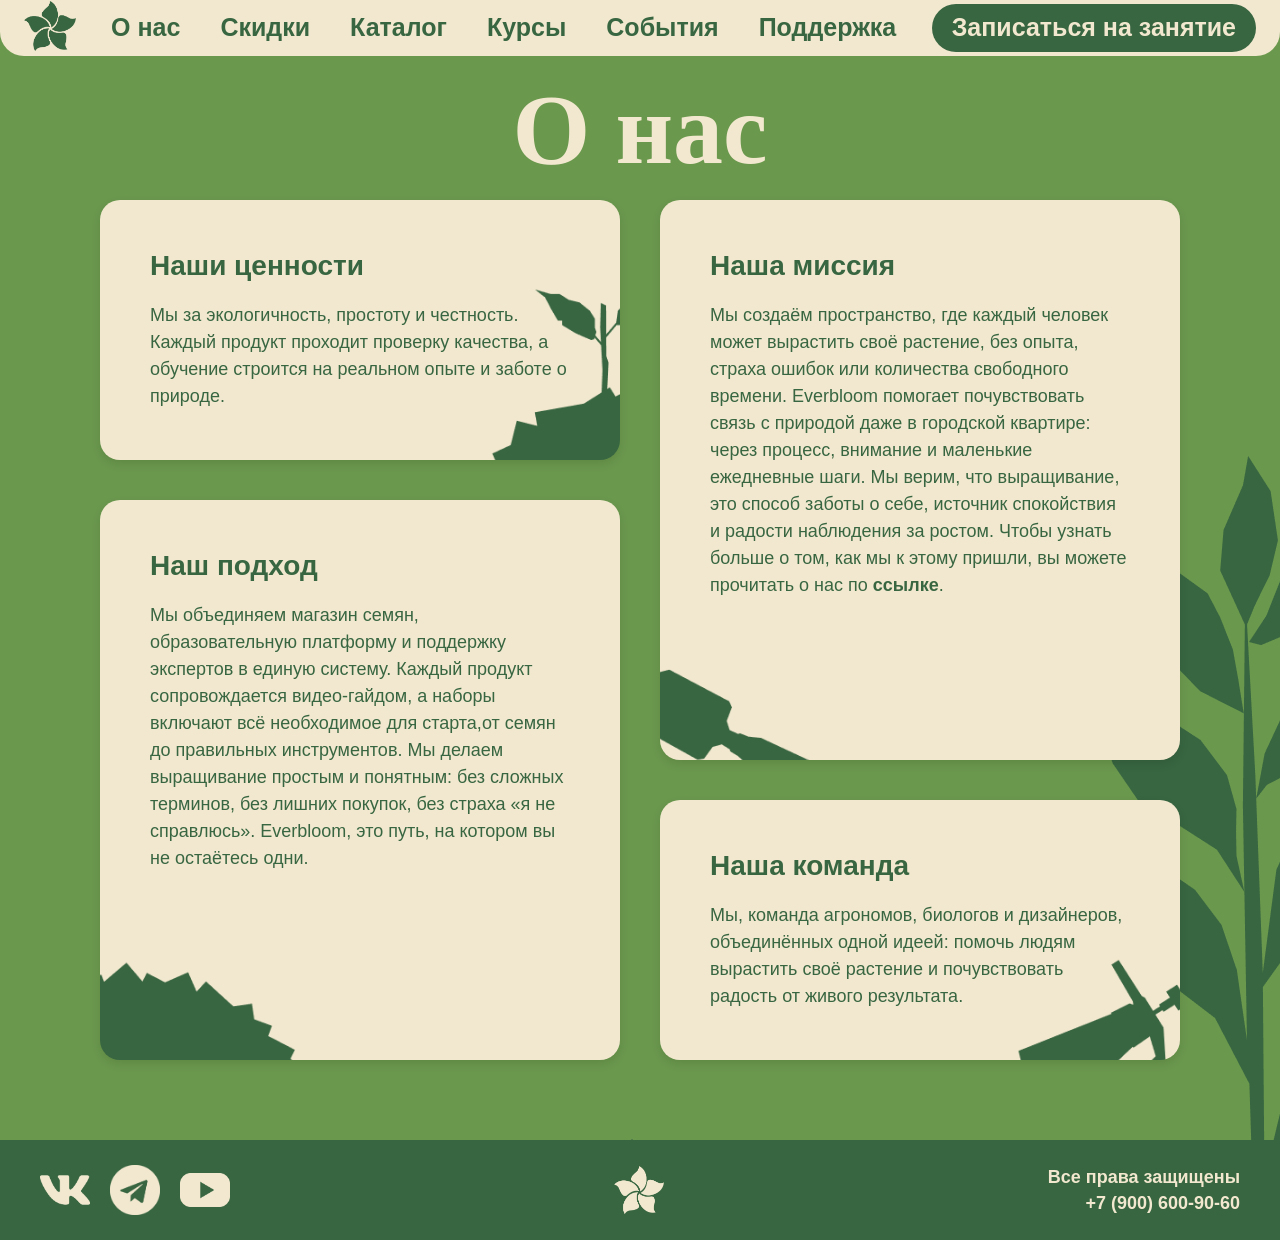
<file: Главная/aboutUs.html>
<!DOCTYPE html>
<html lang="en">

<head>
  <meta charset="UTF-8">
  <meta name="viewport" content="width=device-width, initial-scale=1.0">
  <title>Document</title>
  <title>О нас — Everbloom</title>
  <link rel="stylesheet" href="../styles/aboutUs.css">
</head>

<body>

  <header class="navbar">
    <a class="logo" href="../index.html">
      <img src="../assets/images/логозел.png" alt="">
    </a>
    <nav class="nav-links">
      <a href="aboutUs.html" class="text-main darkgreen">О нас</a>
      <a href="sales.html" class=" text-main darkgreen">Скидки</a>
      <a href="pushares.html" class=" text-main darkgreen">Каталог</a>
      <a href="cursi.html" class=" text-main darkgreen">Курсы</a>
      <a href="events.html" class=" text-main darkgreen">События</a>
      <a href="#" class=" text-main darkgreen">Поддержка</a>
    </nav>
    <a class="nav-button text-main" href='404.html'>
      Записаться на занятие
    </a>
  </header>

  <section class="about-main">
    <h1 class="text-green-serif white">О нас</h1>

    <div class="about-grid">
      <div class="about-card card-values">
        <h2>Наши ценности</h2>
        <p>Мы за экологичность, простоту
          и честность. Каждый продукт проходит проверку качества,
          а обучение строится на реальном опыте и заботе о природе.</p>
      </div>

      <div class="about-card card-mission">
        <h2>Наша миссия</h2>
        <p>Мы создаём пространство,
          где каждый человек может вырастить своё растение, без опыта, страха ошибок или количества свободного времени.
          Everbloom помогает почувствовать связь
          с природой даже в городской квартире: через процесс, внимание
          и маленькие ежедневные шаги.
          Мы верим, что выращивание,
          это способ заботы о себе, источник спокойствия и радости наблюдения за ростом. Чтобы узнать больше
          о том, как мы к этому пришли, вы можете прочитать о нас по <a href="https://sevakurenkov.github.io/site3modul/" class="darkgreen"><b>ссылке</b></a>.</p>
      </div>

      <div class="about-card card-approach">
        <h2>Наш подход</h2>
        <p>Мы объединяем магазин семян, образовательную платформу
          и поддержку экспертов в единую систему. Каждый продукт сопровождается видео‑гайдом,
          а наборы включают всё необходимое для старта,от семян до правильных инструментов. Мы делаем выращивание
          простым и понятным: без сложных терминов, без лишних покупок, без страха
          «я не справлюсь». Everbloom, это путь, на котором вы не остаётесь одни.</p>
      </div>

      <div class="about-card card-team">
        <h2>Наша команда</h2>
        <p>Мы, команда агрономов, биологов
          и дизайнеров, объединённых одной идеей: помочь людям вырастить своё растение и почувствовать радость от живого
          результата.</p>
      </div>
    </div>
  </section>



    <footer class="footer-section">
        <div class="footer-left">
            <img src="../assets/images/vk 1.png" alt="" class="footer-icon">
            <img src="../assets/images/telegram (1) 1.png" alt="" class="footer-icon">
            <img src="../assets/images/youtube.png" alt="" class="footer-icon">
        </div>

        <div class="footer-center">
            <img src="../assets/images/логобел.png" alt="" class="footer-logo">
        </div>

        <div class="footer-right">
            <p class="footer-text">Все права защищены</p>
            <p class="footer-phone">+7 (900) 600-90-60</p>
        </div>
    </footer>

</body>

</html>
</file>
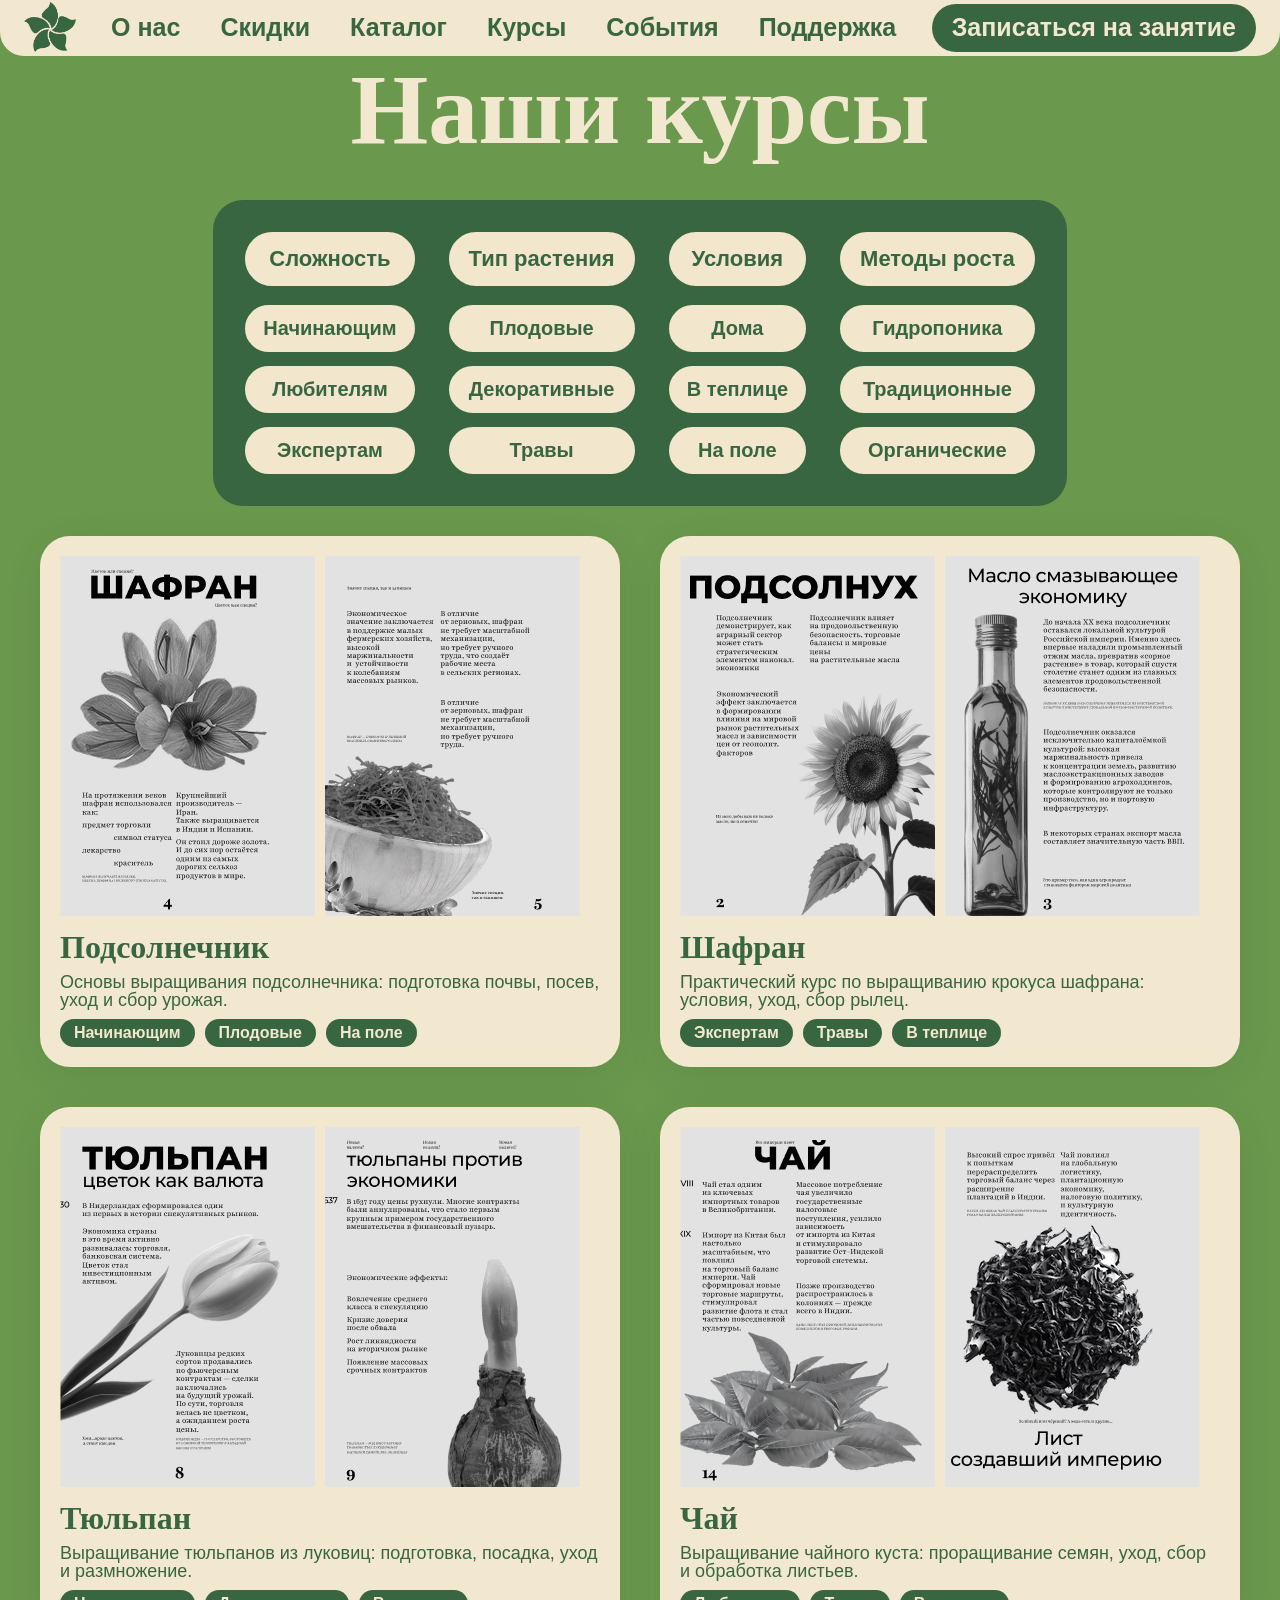
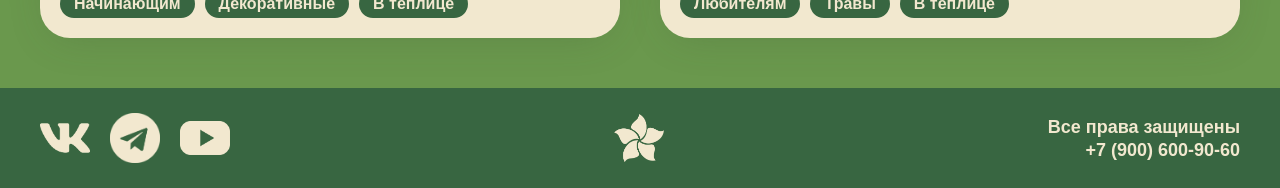
<file: Главная/cursi.html>
<!DOCTYPE html>
<html lang="en">

<head>
  <meta charset="UTF-8">
  <meta name="viewport" content="width=device-width, initial-scale=1.0">
  <title>Document</title>
  <title>Наши курсы — Everbloom</title>
  <link rel="stylesheet" href="/styles/reset.css">
  <link rel="stylesheet" href="../styles/cursi.css">
</head>

<body>

  <header class="navbar">
    <a class="logo" href="../index.html">
      <img src="../assets/images/логозел.png" alt="">
    </a>
    <nav class="nav-links">
      <a href="aboutUs.html" class="text-main darkgreen">О нас</a>
      <a href="sales.html" class=" text-main darkgreen">Скидки</a>
      <a href="pushares.html" class=" text-main darkgreen">Каталог</a>
      <a href="cursi.html" class=" text-main darkgreen">Курсы</a>
      <a href="events.html" class=" text-main darkgreen">События</a>
      <a href="#" class=" text-main darkgreen">Поддержка</a>
    </nav>
    <a class="nav-button text-main" href='404.html'>
      Записаться на занятие
    </a>
  </header>

  <section class="courses-header">
    <h1 class="text-green-serif white">Наши курсы</h1>
  </section>
<div class="allcourses">
  <section class="courses-filter">
    <div class="filter-row">
      <div class="filter-group">
        <button class="filter-main">Сложность</button>
        <div class="filter-sub">
          <button>Начинающим</button>
          <button>Любителям</button>
          <button>Экспертам</button>
        </div>
      </div>

      <div class="filter-group">
        <button class="filter-main">Тип растения</button>
        <div class="filter-sub">
          <button>Плодовые</button>
          <button>Декоративные</button>
          <button>Травы</button>
        </div>
      </div>

      <div class="filter-group">
        <button class="filter-main">Условия</button>
        <div class="filter-sub">
          <button>Дома</button>
          <button>В теплице</button>
          <button>На поле</button>
        </div>
      </div>

      <div class="filter-group">
        <button class="filter-main">Методы роста</button>
        <div class="filter-sub">
          <button>Гидропоника</button>
          <button>Традиционные</button>
          <button>Органические</button>
        </div>
      </div>
    </div>
  </section>

  <section class="courses-grid">

    <div class="course-card">
      <div class="course-image">
        <img src="../assets/images/Frame 2087328070.png" alt="">
      </div>
      <div class="course-content">
        <h2 class="course-name">Подсолнечник</h2>
        <p class="course-desc">
          Основы выращивания подсолнечника: подготовка почвы, посев, уход и сбор урожая.
        </p>
        <div class="course-tags">
          <span>Начинающим</span>
          <span>Плодовые</span>
          <span>На поле</span>
        </div>
      </div>
    </div>

    <div class="course-card">
      <div class="course-image">
        <img src="../assets/images/Frame 20873280701.png" alt="">
      </div>
      <div class="course-content">
        <h2 class="course-name">Шафран</h2>
        <p class="course-desc">
          Практический курс по выращиванию крокуса шафрана: условия, уход, сбор рылец.
        </p>
        <div class="course-tags">
          <span>Экспертам</span>
          <span>Травы</span>
          <span>В теплице</span>
        </div>
      </div>
    </div>

    <div class="course-card">
      <div class="course-image">
        <img src="../assets/images/Frame 20873280702.png" alt="">
      </div>
      <div class="course-content">
        <h2 class="course-name">Тюльпан</h2>
        <p class="course-desc">
          Выращивание тюльпанов из луковиц: подготовка, посадка, уход и размножение.
        </p>
        <div class="course-tags">
          <span>Начинающим</span>
          <span>Декоративные</span>
          <span>В теплице</span>
        </div>
      </div>
    </div>

    <div class="course-card">
      <div class="course-image">
        <img src="../assets/images/Frame 20873280703.png" alt="">
      </div>
      <div class="course-content">
        <h2 class="course-name">Чай</h2>
        <p class="course-desc">
          Выращивание чайного куста: проращивание семян, уход, сбор и обработка листьев.
        </p>
        <div class="course-tags">
          <span>Любителям</span>
          <span>Травы</span>
          <span>В теплице</span>
        </div>
      </div>
    </div>

  </section>
</div>
  <footer class="footer-section">
    <div class="footer-left">
      <img src="../assets/images/vk 1.png" alt="" class="footer-icon">
      <img src="../assets/images/telegram (1) 1.png" alt="" class="footer-icon">
      <img src="../assets/images/youtube.png" alt="" class="footer-icon">
    </div>

    <div class="footer-center">
      <img src="../assets/images/логобел.png" alt="" class="footer-logo">
    </div>

    <div class="footer-right">
      <p class="footer-text">Все права защищены</p>
      <p class="footer-phone">+7 (900) 600-90-60</p>
    </div>
  </footer>

</body>

</html>
</file>
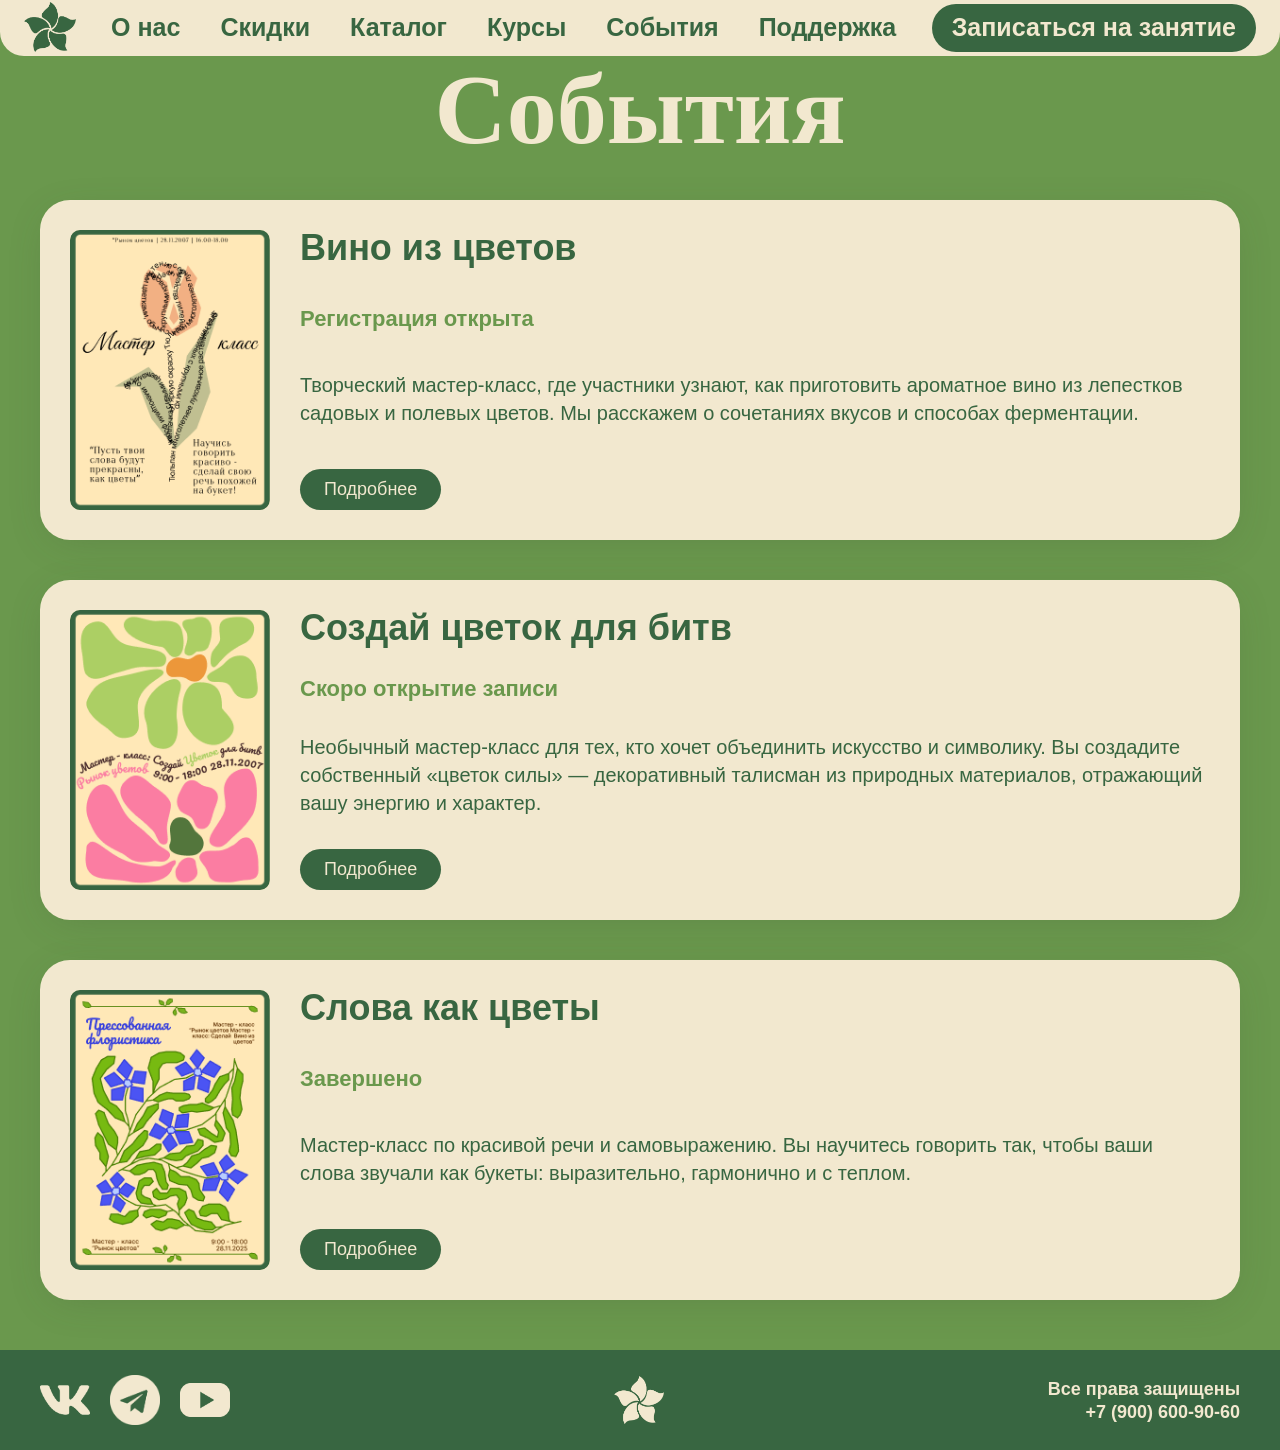
<file: Главная/events.html>
<!DOCTYPE html>
<html lang="en">

<head>
    <meta charset="UTF-8">
    <meta name="viewport" content="width=device-width, initial-scale=1.0">
    <title>Document</title>
  <title>События — Everbloom</title>
  <link rel="stylesheet" href="/styles/reset.css">
  <link rel="stylesheet" href="../styles/events.css">
</head>
<body>

<header class="navbar">
        <a class="logo" href="../index.html">
            <img src="../assets/images/логозел.png" alt="">
        </a>
        <nav class="nav-links">
            <a href="aboutUs.html" class="text-main darkgreen">О нас</a>
            <a href="sales.html" class=" text-main darkgreen">Скидки</a>
            <a href="pushares.html" class=" text-main darkgreen">Каталог</a>
            <a href="cursi.html" class=" text-main darkgreen">Курсы</a>
            <a href="events.html" class=" text-main darkgreen">События</a>
            <a href="#" class=" text-main darkgreen">Поддержка</a>
        </nav>
        <a class="nav-button text-main" href='404.html'>
            Записаться на занятие
        </a>
    </header>

  <section class="events-header">
    <h1 class="text-green-serif white">События</h1>
  </section>
<div class="eventscenter">
  <section class="events-list">
    <div class="event-card">
      <div class="event-image">
        <img src="../assets/images/Frame 2087328081.png" alt="Вино из цветов">
      </div>
      <div class="event-content">
        <h2 class="event-name">Вино из цветов</h2>
        <p class="event-status">Регистрация открыта</p>
        <p class="event-desc">
          Творческий мастер‑класс, где участники узнают, как приготовить ароматное вино из лепестков садовых и полевых цветов. Мы расскажем о сочетаниях вкусов и способах ферментации.
        </p>
        <button class="event-btn">Подробнее</button>
      </div>
    </div>

    <div class="event-card">
      <div class="event-image">
        <img src="../assets/images/Frame 2087328081-1.png" alt="">
      </div>
      <div class="event-content">
        <h2 class="event-name">Создай цветок для битв</h2>
        <p class="event-status">Скоро открытие записи</p>
        <p class="event-desc">
          Необычный мастер‑класс для тех, кто хочет объединить искусство и символику. Вы создадите собственный «цветок силы» — декоративный талисман из природных материалов, отражающий вашу энергию и характер.
        </p>
        <button class="event-btn">Подробнее</button>
      </div>
    </div>

    <div class="event-card">
      <div class="event-image">
        <img src="../assets/images/Frame 2087328081-2.png" alt="">
      </div>
      <div class="event-content">
        <h2 class="event-name">Слова как цветы</h2>
        <p class="event-status">Завершено</p>
        <p class="event-desc">
          Мастер‑класс по красивой речи и самовыражению. Вы научитесь говорить так, чтобы ваши слова звучали как букеты: выразительно, гармонично и с теплом.
        </p>
        <button class="event-btn">Подробнее</button>
      </div>
    </div>
  </section>
</div>
      <footer class="footer-section">
        <div class="footer-left">
            <img src="../assets/images/vk 1.png" alt="" class="footer-icon">
            <img src="../assets/images/telegram (1) 1.png" alt="" class="footer-icon">
            <img src="../assets/images/youtube.png" alt="" class="footer-icon">
        </div>

        <div class="footer-center">
            <img src="../assets/images/логобел.png" alt="" class="footer-logo">
        </div>

        <div class="footer-right">
            <p class="footer-text">Все права защищены</p>
            <p class="footer-phone">+7 (900) 600-90-60</p>
        </div>
    </footer>

</body>
</html>
</file>
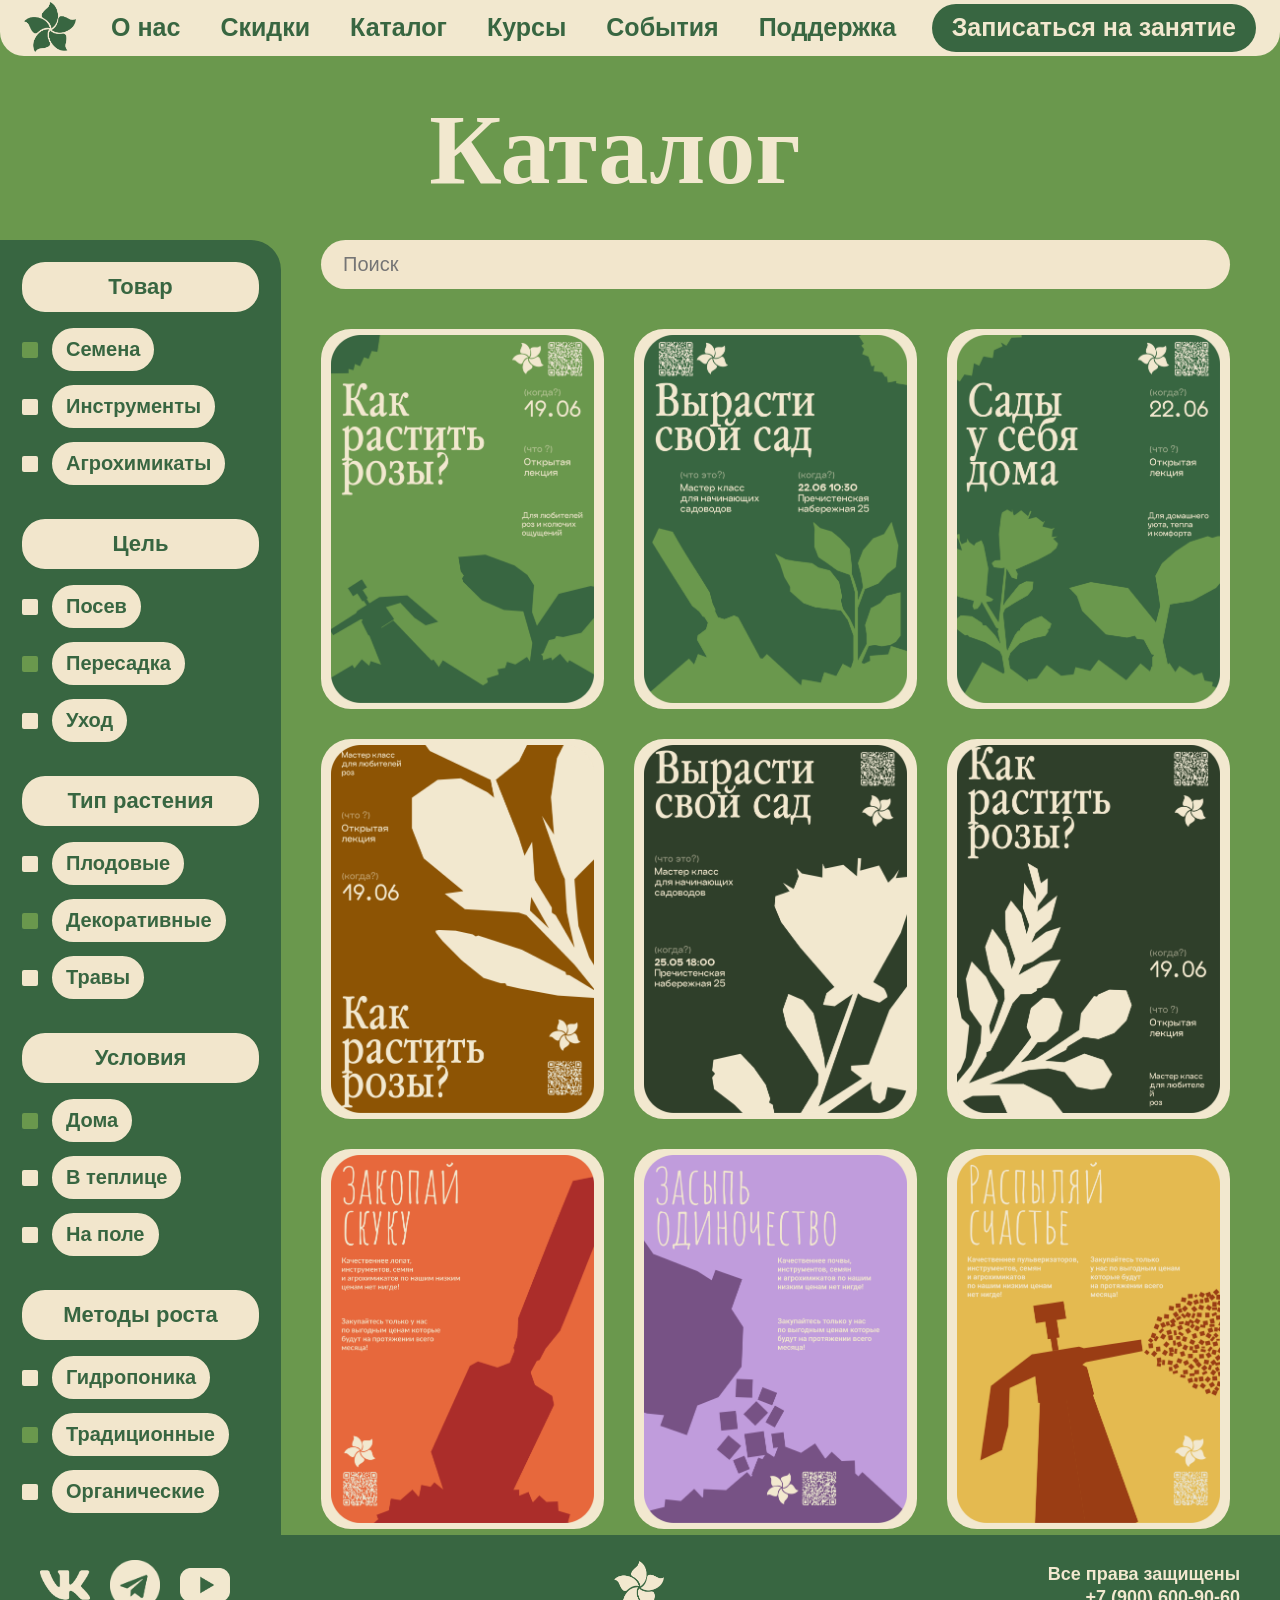
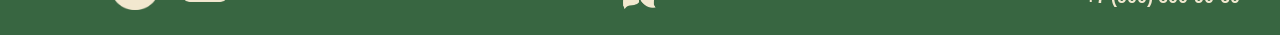
<file: Главная/pushares.html>
<!DOCTYPE html>
<html lang="en">

<head>
    <meta charset="UTF-8">
    <meta name="viewport" content="width=device-width, initial-scale=1.0">
    <title>Document</title>
  <title>Каталог — Everbloom</title>
  <link rel="stylesheet" href="/styles/reset.css">
  <link rel="stylesheet" href="../styles/pushares.css">
</head>
<body>

<header class="navbar">
        <a class="logo" href="../index.html">
            <img src="../assets/images/логозел.png" alt="">
        </a>
        <nav class="nav-links">
            <a href="aboutUs.html" class="text-main darkgreen">О нас</a>
            <a href="sales.html" class=" text-main darkgreen">Скидки</a>
            <a href="pushares.html" class=" text-main darkgreen">Каталог</a>
            <a href="cursi.html" class=" text-main darkgreen">Курсы</a>
            <a href="events.html" class=" text-main darkgreen">События</a>
            <a href="#" class=" text-main darkgreen">Поддержка</a>
        </nav>
        <a class="nav-button text-main" href='404.html'>
            Записаться на занятие
        </a>
    </header>

  <!-- Каталог -->
  <section class="catalog-page">
    <h1 class="text-green-serif white">Каталог</h1>

    <div class="catalog-content">
      <!-- Левая панель -->
      <aside class="catalog-sidebar">
  <div class="filter-group">
    <button class="filter-main">Товар</button>
    <div class="filter-sub">
      <div class="filter-item"><span class="filter-dot active"></span><button>Семена</button></div>
      <div class="filter-item"><span class="filter-dot"></span><button>Инструменты</button></div>
      <div class="filter-item"><span class="filter-dot"></span><button>Агрохимикаты</button></div>
    </div>
  </div>

  <div class="filter-group">
    <button class="filter-main">Цель</button>
    <div class="filter-sub">
      <div class="filter-item"><span class="filter-dot"></span><button>Посев</button></div>
      <div class="filter-item"><span class="filter-dot active"></span><button>Пересадка</button></div>
      <div class="filter-item"><span class="filter-dot"></span><button>Уход</button></div>
    </div>
  </div>

  <div class="filter-group">
    <button class="filter-main">Тип растения</button>
    <div class="filter-sub">
      <div class="filter-item"><span class="filter-dot"></span><button>Плодовые</button></div>
      <div class="filter-item"><span class="filter-dot active"></span><button>Декоративные</button></div>
      <div class="filter-item"><span class="filter-dot"></span><button>Травы</button></div>
    </div>
  </div>

  <div class="filter-group">
    <button class="filter-main">Условия</button>
    <div class="filter-sub">
      <div class="filter-item"><span class="filter-dot active"></span><button>Дома</button></div>
      <div class="filter-item"><span class="filter-dot"></span><button>В теплице</button></div>
      <div class="filter-item"><span class="filter-dot"></span><button>На поле</button></div>
    </div>
  </div>

  <div class="filter-group">
    <button class="filter-main">Методы роста</button>
    <div class="filter-sub">
      <div class="filter-item"><span class="filter-dot"></span><button>Гидропоника</button></div>
      <div class="filter-item"><span class="filter-dot active"></span><button>Традиционные</button></div>
      <div class="filter-item"><span class="filter-dot"></span><button>Органические</button></div>
    </div>
  </div>
</aside>


      <!-- Правая часть -->
      <div class="catalog-main">
        <div class="search-bar">
          <input type="text" placeholder="Поиск" class="search-input" data-js="search">
        </div>

        <div class="catalog-grid">
          <div class="catalog-card" data-js="card"><img src="../assets/images/1.1.png" alt=""></div>
          <div class="catalog-card" data-js="card"><img src="../assets/images/1.2.png" alt=""></div>
          <div class="catalog-card" data-js="card"><img src="../assets/images/1.3.png" alt=""></div>
          <div class="catalog-card" data-js="card"><img src="../assets/images/2.1.png" alt=""></div>
          <div class="catalog-card" data-js="card"><img src="../assets/images/2.2.png" alt=""></div>
          <div class="catalog-card" data-js="card"><img src="../assets/images/2.3.png" alt=""></div>
          <div class="catalog-card" data-js="card"><img src="../assets/images/3.1.png" alt=""></div>
          <div class="catalog-card" data-js="card"><img src="../assets/images/3.2.png" alt=""></div>
          <div class="catalog-card" data-js="card"><img src="../assets/images/3.3.png" alt=""></div>
        </div>
      </div>
    </div>
  </section>

      <footer class="footer-section">
        <div class="footer-left">
            <img src="../assets/images/vk 1.png" alt="" class="footer-icon">
            <img src="../assets/images/telegram (1) 1.png" alt="" class="footer-icon">
            <img src="../assets/images/youtube.png" alt="" class="footer-icon">
        </div>

        <div class="footer-center">
            <img src="../assets/images/логобел.png" alt="" class="footer-logo">
        </div>

        <div class="footer-right">
            <p class="footer-text">Все права защищены</p>
            <p class="footer-phone">+7 (900) 600-90-60</p>
        </div>
    </footer>

</body>
</html>
</file>
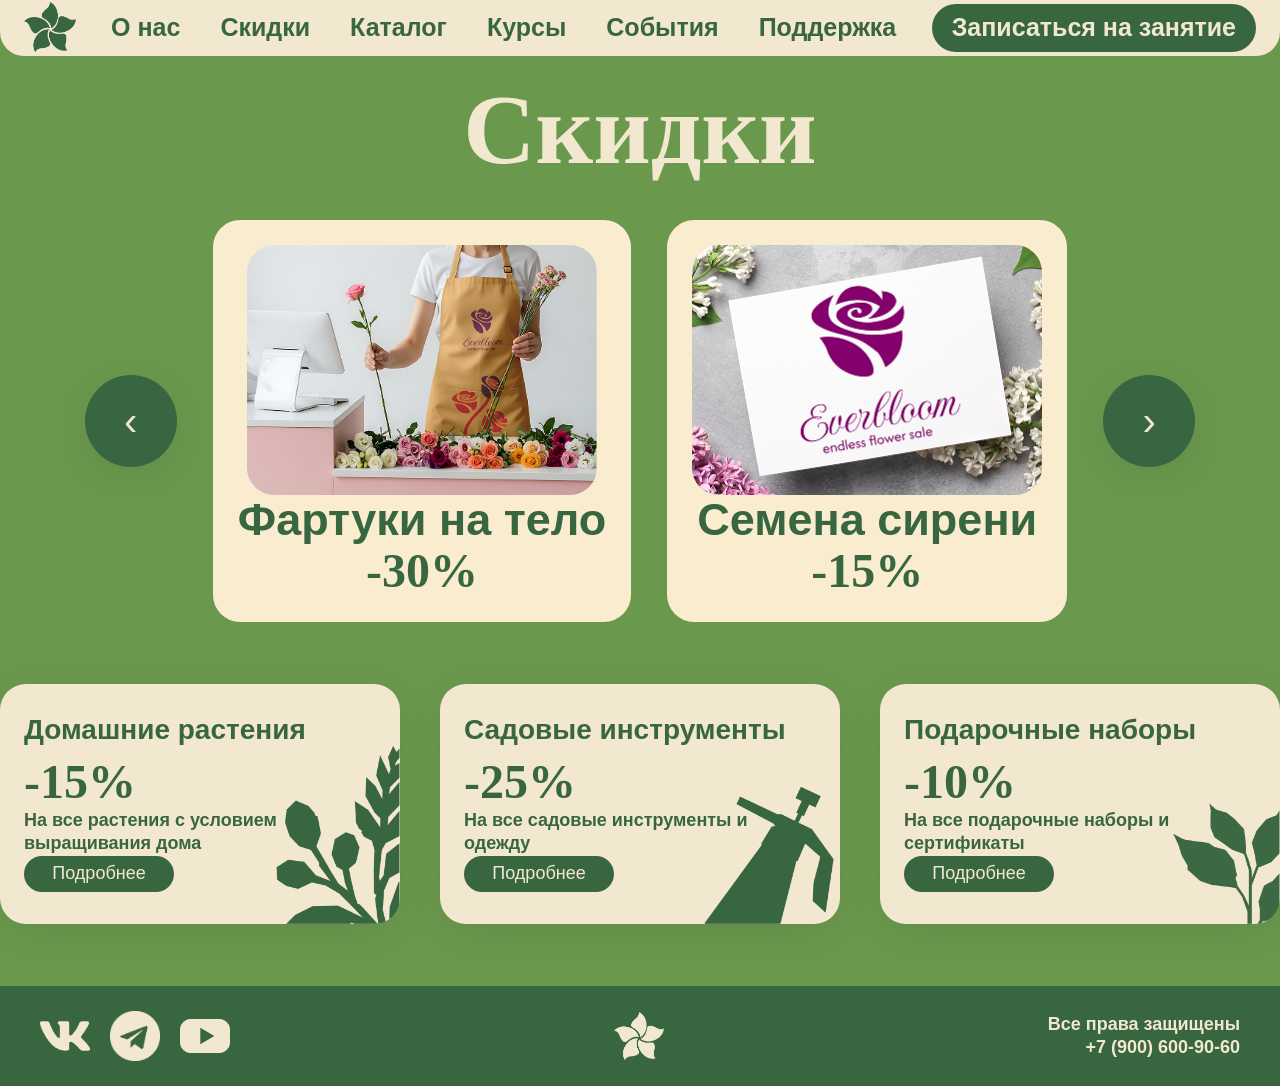
<file: Главная/sales.html>
<!DOCTYPE html>
<html lang="en">

<head>
    <meta charset="UTF-8">
    <meta name="viewport" content="width=device-width, initial-scale=1.0">
    <title>Document</title>
  <title>Скидки — Everbloom</title>
  <link rel="stylesheet" href="/styles/reset.css">
  <link rel="stylesheet" href="../styles/sales.css">
</head>
<body>

<header class="navbar">
        <a class="logo" href="../index.html">
            <img src="../assets/images/логозел.png" alt="">
        </a>
        <nav class="nav-links">
            <a href="aboutUs.html" class="text-main darkgreen">О нас</a>
            <a href="sales.html" class=" text-main darkgreen">Скидки</a>
            <a href="pushares.html" class=" text-main darkgreen">Каталог</a>
            <a href="cursi.html" class=" text-main darkgreen">Курсы</a>
            <a href="events.html" class=" text-main darkgreen">События</a>
            <a href="#" class=" text-main darkgreen">Поддержка</a>
        </nav>
        <a class="nav-button text-main" href='404.html'>
            Записаться на занятие
        </a>
    </header>

<section class="sales-hero">
  <h1 class="text-green-serif white">Скидки</h1>
</section>
<div class="salesall">
<section class="sales-top">
  <button class="arrow left" data-js="arrow-left">‹</button>

  <div class="top-card">
    <img src="../assets/images/66ced413-3f8d-4fa1-8c78-4132c5e4e710 2.png" class="top-img" alt="">
    <h2>Фартуки на тело</h2>
    <p class="percent">-30%</p>
  </div>

  <div class="top-card">
    <img src="../assets/images/DSC_1319 2.png" class="top-img" alt="">
    <h2>Семена сирени</h2>
    <p class="percent">-15%</p>
  </div>

  <button class="arrow right" data-js="arrow-right">›</button>
</section>


<section class="sales-grid">
  <div class="grid-card card-home">
    <h2>Домашние растения</h2>
    <p class="percent">-15%</p>
    <p class="desc">На все растения с условием выращивания дома</p>
    <button class="round-btn">Подробнее</button>
  </div>

  <div class="grid-card card-tools">
    <h2>Садовые инструменты</h2>
    <p class="percent">-25%</p>
    <p class="desc">На все садовые инструменты и одежду</p>
    <button class="round-btn">Подробнее</button>
  </div>

  <div class="grid-card card-gifts">
    <h2>Подарочные наборы</h2>
    <p class="percent">-10%</p>
    <p class="desc">На все подарочные наборы и сертификаты</p>
    <button class="round-btn">Подробнее</button>
  </div>
</section>


      <footer class="footer-section">
        <div class="footer-left">
            <img src="../assets/images/vk 1.png" alt="" class="footer-icon">
            <img src="../assets/images/telegram (1) 1.png" alt="" class="footer-icon">
            <img src="../assets/images/youtube.png" alt="" class="footer-icon">
        </div>

        <div class="footer-center">
            <img src="../assets/images/логобел.png" alt="" class="footer-logo">
        </div>

        <div class="footer-right">
            <p class="footer-text">Все права защищены</p>
            <p class="footer-phone">+7 (900) 600-90-60</p>
        </div>
    </footer> 
</div>
</body>
</html>
</file>
<file: styles/aboutUs.css>
@import url("../styles/aboutUs.css");

* {
  margin: 0;
  box-sizing: border-box;
  border: none;
  text-decoration: none;
}
body {
  font-family: 'Inter', sans-serif;
  background-color: #6A984D;
  color: #386641;
  overflow-x: hidden;
}
.about-main {
  display: flex;
  flex-direction: column;
  align-items: center;
  padding: 80px 100px;
  gap: 20px;
  background-image: url('../assets/images/Онас.png');
  background-size: cover;
  background-position: center;
}

.about-main h1 {
  font-family: "Source Serif Pro", serif;
  font-weight: 600;
  font-size: 100px;
  line-height: 100%;
  color: #F2E8CF;
}

.about-grid {
  display: grid;
  gap: 40px;
  width: 100%;
  max-width: 1200px;

  grid-template-columns: 1fr 1fr;
  grid-template-rows: repeat(3, 1fr);

  grid-template-areas:
    "values mission"
    "approach mission"
    "approach team";
}

.about-card {
  display: flex;
  flex-direction: column;
  background-color: #F2E8CF;
  border-radius: 20px;
  gap: 20px;
  padding: 50px;
  box-shadow: 0 4px 10px rgba(0, 0, 0, 0.1);
  background-size: contain;
  background-repeat: no-repeat;
  background-position: bottom right;
}

.card-values {
  grid-area: values;
  background-image: url('../assets/images/Frame 2087328000.png');
  background-position: bottom -5px right -5px;
}

.card-mission {
  grid-area: mission;
  background-image: url('../assets/images/Frame 2087328002.png');
  background-position: bottom -5px left -5px;
}

.card-approach {
  grid-area: approach;
  background-image: url('../assets/images/Frame 2087328003.png');
  background-position: bottom -5px left -5px;
}

.card-team {
  grid-area: team;
  background-image: url('../assets/images/Frame 2087328001.png');
  background-position: bottom -5px right -5px;
}

/* Текст */
.about-card h2 {
  font-size: 28px;
  color: #386641;
}

.about-card p {
  font-size: 18px;
  line-height: 1.5;
  color: #386641;
}









.footer-section {
  display: flex;
  align-items: center;
  justify-content: space-between;
  background-color: #386641;
  width: 100%;
  height: 100px;
  padding: 0 40px;
  box-sizing: border-box;
  gap: 5px;
}

.footer-left {
  display: flex;
  align-items: center;
  gap: 20px;
}

.footer-icon {
  width: 50px;
  height: 50px;
  object-fit: contain;
}

.footer-center {
  display: flex;
  align-items: center;
  justify-content: center;
}

.footer-logo {
  width: 50px;
  height: 50px;
  object-fit: contain;
}

.footer-right {
  display: flex;
  flex-direction: column;
  align-items: flex-end;
  justify-content: center;
  gap: 5px;
}

.footer-text,
.footer-phone {
  font-family: 'Inter', sans-serif;
  font-weight: 600;
  font-size: 18px;
  color: #F2E8CF;
}






.text-main {
  font-family: 'Inter', sans-serif;
  font-weight: 600;
  font-size: 25px;
  line-height: 110%;
  text-decoration: none;
}

.navbar {
  display: flex;
  align-items: center;
  justify-content: space-between;
  background-color: #F2E8CF;
  padding: 12px 24px;
  border-radius: 0 0 24px 24px;
  width: 100%;
  height: 56px;
  position: absolute;
  z-index: 10;
}

.logo img {
  height: 50px;
}

.nav-links {
  display: flex;
  gap: 40px;
}

.nav-button {
  background-color: #386641;
  color: #F2E8CF;

  font-size: 16px;
  font-weight: 500;
  padding: 10px 20px;
  border-radius: 25px;
}




.text-green-serif {
  font-family: "Source Serif Pro", serif;
  font-weight: 600;
  font-size: 100px;
  line-height: 100%;
  letter-spacing: 0px;
  color: #386641;
  text-align: left;
}

.text-main {
  font-family: 'Inter', sans-serif;
  font-weight: 600;
  font-size: 25px;
  line-height: 110%;
  text-decoration: none;
}

.text-green-serif {
  font-family: "Source Serif Pro", serif;
  font-weight: 600;
  font-size: 100px;
  line-height: 100%;
  letter-spacing: 0px;
  color: #386641;
  text-align: left;
  display: flex;
  align-items: center;
  justify-content: center;
}

.darkgreen {
  color: #386641;
}

.green {
  color: #6A984D;
}

.white {
  color: #F2E8CF;
}

.bdarkgreen {
  background-color: #386641;
}

.bgreen {
  background-color: #6A984D;
}

.bwhite {
  background-color: #F2E8CF;
}
</file>
<file: styles/cursi.css>
* {
  box-sizing: border-box;
  border: none;
  text-decoration: none;
}

body {
  margin: 0;
  font-family: 'Inter', sans-serif;
  background-color: #6A984D;
  color: #386641;
}



.text-main {
  font-family: 'Inter', sans-serif;
  font-weight: 600;
  font-size: 25px;
  line-height: 110%;
  text-decoration: none;
}

.navbar {
  display: flex;
  align-items: center;
  justify-content: space-between;
  background-color: #F2E8CF;
  padding: 12px 24px;
  border-radius: 0 0 24px 24px;
  width: 100%;
  height: 56px;
  position: absolute;
  z-index: 10;
}

.logo img {
  height: 50px;
}

.nav-links {
  display: flex;
  gap: 40px;
}

.nav-button {
  background-color: #386641;
  color: #F2E8CF;

  font-size: 16px;
  font-weight: 500;
  padding: 10px 20px;
  border-radius: 25px;
}

.darkgreen{
  color: #386641;
}






.courses-header {
  text-align: center;
  padding: 60px 0 40px;
}

.courses-title {
  font-family: 'Source Serif Pro', serif;
  font-size: 64px;
  font-weight: 700;
  color: #F2E8CF;
}


.courses-filter {
  background: #386641;
  border-radius: 30px;
  padding: 30px;
  max-width: 1200px;
}

.filter-row {
  display: flex;
  justify-content: space-between;
  flex-wrap: wrap;
  gap: 30px;
}

.filter-group {
  display: flex;
  flex-direction: column;
  gap: 15px;
}

.filter-main {
  background: #F2E6CC;
  border: 2.9px solid #386641;
  border-radius: 29px;
  font-weight: 600;
  font-size: 22px;
  color: #386641;
  padding: 14px 20px;
  cursor: pointer;
}

.filter-sub {
  display: flex;
  flex-direction: column;
  gap: 10px;
}

.filter-sub button {
  background: #F2E6CC;
  border: 2.9px solid #386641;
  border-radius: 29px;
  font-weight: 600;
  font-size: 20px;
  color: #386641;
  padding: 12px 18px;
  cursor: pointer;
}

.filter-sub button.active {
  background: #6A984D;
  color: #F2E8CF;
}

.courses-grid {
  display: grid;
  grid-template-columns: repeat(2, 1fr);
  gap: 40px;
  max-width: 1200px;
}

.course-card {
  background: #F2E8CF;
  border-radius: 30px;
  padding: 20px;
  box-shadow: 0 8px 40px -12px rgba(60, 80, 55, 0.25);
  display: flex;
  flex-direction: column;
  gap: 15px;
}

.course-image {
  width: 100%;
  height: 360px;
  overflow: hidden;
  background: transparent;
}

.allcourses{
  display: flex;
  flex-direction: column;
  align-items: center;
  justify-content: center;
  width: 100%;
  height: fit-content;
  gap: 30px;
  padding-bottom: 50px;
}



.course-content {
  display: flex;
  flex-direction: column;
  gap: 10px;
}

.course-name {
  font-family: 'Source Serif Pro', serif;
  font-size: 32px;
  font-weight: 700;
  color: #386641;
}

.course-desc {
  font-size: 18px;
  font-weight: 500;
  color: #386641;
}

.course-tags {
  display: flex;
  flex-wrap: wrap;
  gap: 10px;
}

.course-tags span {
  background: #386641;
  color: #F2E8CF;
  border-radius: 30px;
  padding: 6px 14px;
  font-size: 16px;
  font-weight: 600;
}

.footer-section {
  display: flex;
  align-items: center;
  justify-content: space-between;
  background-color: #386641;
  width: 100%;
  height: 100px;
  padding: 0 40px;
  box-sizing: border-box;
  gap: 5px;
}

.footer-left {
  display: flex;
  align-items: center;
  gap: 20px;
}

.footer-icon {
  width: 50px;
  height: 50px;
  object-fit: contain;
}

.footer-center {
  display: flex;
  align-items: center;
  justify-content: center;
}

.footer-logo {
  width: 50px;
  height: 50px;
  object-fit: contain;
}

.footer-right {
  display: flex;
  flex-direction: column;
  align-items: flex-end;
  justify-content: center;
  gap: 5px;
}

.footer-text,
.footer-phone {
  font-family: 'Inter', sans-serif;
  font-weight: 600;
  font-size: 18px;
  color: #F2E8CF;
}


.text-main {
  font-family: 'Inter', sans-serif;
  font-weight: 600;
  font-size: 25px;
  line-height: 110%;
  text-decoration: none;
}

.text-green-serif {
  font-family: "Source Serif Pro", serif;
  font-weight: 600;
  font-size: 100px;
  line-height: 100%;
  letter-spacing: 0px;
  color: #386641;
  text-align: left;
  display: flex;
  align-items: center;
  justify-content: center;
}

.darkgreen {
  color: #386641;
}

.green {
  color: #6A984D;
}

.white {
  color: #F2E8CF;
}

.bdarkgreen {
  background-color: #386641;
}

.bgreen {
  background-color: #6A984D;
}

.bwhite {
  background-color: #F2E8CF;
}
</file>
<file: styles/events.css>
* {
  box-sizing: border-box;
  border: none;
  text-decoration: none;
}

body {
  margin: 0;
  font-family: 'Inter', sans-serif;
  background-color: #6A984D;
  color: #386641;
}

.events-header {
  text-align: center;
  padding: 60px 0 40px;
}

.events-title {
  font-size: 64px;
  font-weight: 700;
  color: #F2E8CF;
}

.events-list {
  display: flex;
  flex-direction: column;
  align-items: center;
  gap: 40px;
  max-width: 1200px;
}

.event-card {
  display: flex;
  gap: 30px;
  background: #F2E8CF;
  border-radius: 30px;
  padding: 30px;
  box-shadow: 0 8px 40px -12px rgba(60, 80, 55, 0.25);
  width: 100%;
}

.event-image {
  flex: 0 0 200px;
  height: 280px;
  border-radius: 10px;
  overflow: hidden;
  background-color: #FFE8B7;
}

.event-image img {
  width: 100%;
  height: 100%;
  object-fit: cover;
}

.event-content {
  flex: 1;
  display: flex;
  flex-direction: column;
  justify-content: space-between;
}

.event-name {
  font-size: 36px;
  font-weight: 600;
}

.event-status {
  font-size: 22px;
  font-weight: 600;
  color: #6A984D;
}

.event-desc {
  font-size: 20px;
  line-height: 1.4;
}

.event-btn {
  align-self: flex-start;
  background: #386641;
  color: #F2E8CF;
  border: none;
  border-radius: 9999px;
  padding: 10px 24px;
  font-size: 18px;
  font-weight: 500;
  cursor: pointer;
}



.footer-section {
  display: flex;
  align-items: center;
  justify-content: space-between;
  background-color: #386641;
  width: 100%;
  height: 100px;
  padding: 0 40px;
  box-sizing: border-box;
  gap: 5px;
}

.footer-left {
  display: flex;
  align-items: center;
  gap: 20px;
}

.footer-icon {
  width: 50px;
  height: 50px;
  object-fit: contain;
}

.footer-center {
  display: flex;
  align-items: center;
  justify-content: center;
}

.footer-logo {
  width: 50px;
  height: 50px;
  object-fit: contain;
}

.footer-right {
  display: flex;
  flex-direction: column;
  align-items: flex-end;
  justify-content: center;
  gap: 5px;
}

.footer-text,
.footer-phone {
  font-family: 'Inter', sans-serif;
  font-weight: 600;
  font-size: 18px;
  color: #F2E8CF;
}






.text-main {
  font-family: 'Inter', sans-serif;
  font-weight: 600;
  font-size: 25px;
  line-height: 110%;
  text-decoration: none;
}

.navbar {
  display: flex;
  align-items: center;
  justify-content: space-between;
  background-color: #F2E8CF;
  padding: 12px 24px;
  border-radius: 0 0 24px 24px;
  width: 100%;
  height: 56px;
  position: absolute;
  z-index: 10;
}

.logo img {
  height: 50px;
}

.nav-links {
  display: flex;
  gap: 40px;
}

.nav-button {
  background-color: #386641;
  color: #F2E8CF;

  font-size: 16px;
  font-weight: 500;
  padding: 10px 20px;
  border-radius: 25px;
}

.darkgreen{
  color: #386641;
}

.eventscenter{
  width: 100%;
  height: fit-content;
  align-items: center;
  justify-content: center;
  display: flex;
  flex-direction: column;
  padding-bottom: 50px;
}

.text-main {
  font-family: 'Inter', sans-serif;
  font-weight: 600;
  font-size: 25px;
  line-height: 110%;
  text-decoration: none;
}

.text-green-serif {
  font-family: "Source Serif Pro", serif;
  font-weight: 600;
  font-size: 100px;
  line-height: 100%;
  letter-spacing: 0px;
  color: #386641;
  text-align: left;
  display: flex;
  align-items: center;
  justify-content: center;
}

.darkgreen {
  color: #386641;
}

.green {
  color: #6A984D;
}

.white {
  color: #F2E8CF;
}

.bdarkgreen {
  background-color: #386641;
}

.bgreen {
  background-color: #6A984D;
}

.bwhite {
  background-color: #F2E8CF;
}
</file>
<file: styles/pushares.css>
* {
  box-sizing: border-box;
  border: none;
  text-decoration: none;
}

body {
  margin: 0;
  font-family: 'Inter', sans-serif;
  background-color: #6A984D;
  color: #386641;
}

.catalog-page {
  width: 100%;
  height: fit-content;
  display: flex;
  flex-direction: column;
  gap: 40px;
  padding: 100px 50px 0px 0px;

}

.catalog-title {
  font-family: 'Source Serif Pro', serif;
  font-size: 64px;
  font-weight: 600;
  color: #F2E8CF;
  text-align: center;
}

.catalog-content {
  display: flex;
  gap: 40px;
}

.catalog-sidebar {
  background: #386641;
  border-radius: 0 30px 0 0;
  padding: 20px;
  display: flex;
  flex-direction: column;
  gap: 30px;
  width: 300px;
}

.filter-group {
  display: flex;
  flex-direction: column;
  gap: 12px;
}

.filter-main {
  background: #F2E6CC;
  border: 2px solid #386641;
  border-radius: 25px;
  font-weight: 600;
  font-size: 22px;
  color: #386641;
  padding: 12px 16px;
  cursor: pointer;
}

.filter-sub {
  display: flex;
  flex-direction: column;
  gap: 10px;
}

.filter-sub button {
  background: #F2E6CC;
  border: 2px solid #386641;
  border-radius: 25px;
  font-weight: 600;
  font-size: 20px;
  color: #386641;
  padding: 10px 14px;
  cursor: pointer;
}

.filter-sub button.active {
  background: #6A984D;
  color: #F2E8CF;
}

.catalog-main {
  flex: 1;
  display: flex;
  flex-direction: column;
  gap: 40px;
}

.search-bar {
  background: #F2E6CC;
  border-radius: 25px;
  padding: 12px 20px;
  display: flex;
  align-items: center;
}

.search-input {
  flex: 1;
  border: none;
  background: transparent;
  font-size: 20px;
  color: #386641;
  outline: none;
}

.catalog-grid {
  display: grid;
  grid-template-columns: repeat(3, 1fr);
  gap: 30px;
}

.catalog-card {
  display: flex;
  align-items: center;
  justify-content: center;
  background: #F2E8CF;
  border-radius: 30px;
  height: 380px;
  padding: 10px;
}

.catalog-card img {
  width: 263px;
  height: 368px;
}

.catalog-sidebar {
  background: #386641;
  border-radius: 0 30px 0 0;
  padding: 20px;
  display: flex;
  flex-direction: column;
  gap: 30px;
  width: 300px;
}

.filter-group {
  display: flex;
  flex-direction: column;
  gap: 12px;
}

.filter-main {
  background: #F2E6CC;
  border: 2px solid #386641;
  border-radius: 25px;
  font-weight: 600;
  font-size: 22px;
  color: #386641;
  padding: 12px 16px;
  cursor: pointer;
}

.filter-sub {
  display: flex;
  flex-direction: column;
  gap: 10px;
}

.filter-item {
  display: flex;
  align-items: center;
  gap: 10px;
}

.filter-dot {
  width: 20px;
  height: 20px;
  background: #F2E6CC;
  border-radius: 4px;
  border: 2px solid #386641;
  transition: background-color 0.3s;
}

.filter-dot.active {
  background: #6A984D;
}

.filter-item button {
  background: #F2E6CC;
  border: 2px solid #386641;
  border-radius: 25px;
  font-weight: 600;
  font-size: 20px;
  color: #386641;
  padding: 10px 14px;
  cursor: pointer;
  transition: background-color 0.3s;
}

.filter-item button:hover {
  background: #D9CBAA;
}







.footer-section {
  display: flex;
  align-items: center;
  justify-content: space-between;
  background-color: #386641;
  width: 100%;
  height: 100px;
  padding: 0 40px;
  box-sizing: border-box;
  gap: 5px;
}

.footer-left {
  display: flex;
  align-items: center;
  gap: 20px;
}

.footer-icon {
  width: 50px;
  height: 50px;
  object-fit: contain;
}

.footer-center {
  display: flex;
  align-items: center;
  justify-content: center;
}

.footer-logo {
  width: 50px;
  height: 50px;
  object-fit: contain;
}

.footer-right {
  display: flex;
  flex-direction: column;
  align-items: flex-end;
  justify-content: center;
  gap: 5px;
}

.footer-text,
.footer-phone {
  font-family: 'Inter', sans-serif;
  font-weight: 600;
  font-size: 18px;
  color: #F2E8CF;
}





.text-main {
  font-family: 'Inter', sans-serif;
  font-weight: 600;
  font-size: 25px;
  line-height: 110%;
  text-decoration: none;
}

.navbar {
  display: flex;
  align-items: center;
  justify-content: space-between;
  background-color: #F2E8CF;
  padding: 12px 24px;
  border-radius: 0 0 24px 24px;
  width: 100%;
  height: 56px;
  position: absolute;
  z-index: 10;
}

.logo img {
  height: 50px;
}

.nav-links {
  display: flex;
  gap: 40px;
}

.nav-button {
  background-color: #386641;
  color: #F2E8CF;

  font-size: 16px;
  font-weight: 500;
  padding: 10px 20px;
  border-radius: 25px;
}

.darkgreen{
  color: #386641;
}

.eventscenter{
  width: 100%;
  height: fit-content;
  align-items: center;
  justify-content: center;
  display: flex;
  flex-direction: column;
  padding-bottom: 50px;
}

.text-main {
  font-family: 'Inter', sans-serif;
  font-weight: 600;
  font-size: 25px;
  line-height: 110%;
  text-decoration: none;
}

.text-green-serif {
  font-family: "Source Serif Pro", serif;
  font-weight: 600;
  font-size: 100px;
  line-height: 100%;
  letter-spacing: 0px;
  color: #386641;
  text-align: left;
  display: flex;
  align-items: center;
  justify-content: center;
}

.darkgreen {
  color: #386641;
}

.green {
  color: #6A984D;
}

.white {
  color: #F2E8CF;
}

.bdarkgreen {
  background-color: #386641;
}

.bgreen {
  background-color: #6A984D;
}

.bwhite {
  background-color: #F2E8CF;
}
</file>
<file: styles/sales.css>
* {
  box-sizing: border-box;
  border: none;
  text-decoration: none;
}

body {
  margin: 0;
  font-family: 'Inter', sans-serif;
  background-color: #6A984D;
  color: #386641;
}

.sales-hero {
  padding: 80px 0 40px;
  text-align: center;
}

.hero-title {
  font-family: 'Source Serif Pro', serif;
  font-weight: 600;
  font-size: 80px;
  line-height: 1;
  color: #F2E8CF;
}

.salesall{
  display: flex;
  flex-direction: column;
  align-items: center;
  gap: 62px;
}

.sales-top {
  display: flex;
  justify-content: center;
  align-items: center;
  width: 100%;
  height: fit-content;
  gap: 36px;
}

/* Карточка */
.top-card {
  position: relative;
  width: fit-content;
  height: fit-content;
  padding: 25px;
  background: #F9ECCF;
  border-radius: 27px;
  overflow: hidden;
  display: flex;
  flex-direction: column;
  align-items: center;
}

.top-img {
  width: 350px;
  height: 250px;
  object-fit: cover;
  border-radius: 27px;
  z-index: 0;
}

.top-card h2,
.top-card .percent {
  position: relative;
  z-index: 1;
  color: #386641;
}

.top-card h2 {
  font-family: 'Inter', sans-serif;
  font-weight: 600;
  font-size: 45px;
  line-height: 110%;

}

.percent {
  font-family: 'Source Serif Pro', serif;
  font-weight: 600;
  font-size: 63px;
  line-height: 110%;

}

.arrow {
  background: #386641;
  color: #F2E8CF;
  width: 92px;
  height: 92px;
  border-radius: 50%;
  font-size: 40px;
  cursor: pointer;
  display: flex;
  align-items: center;
  justify-content: center;
  box-shadow: 0 8px 40px -12px rgba(60, 80, 55, 0.3);
}

.sales-grid {
  display: grid;
  grid-template-columns: repeat(3, 1fr);
  gap: 40px;
  max-width: 1280px;
}

.grid-card {
  position: relative;
  background-color: #F2E8CF;
  border-radius: 26px;
  padding: 32px 24px;
  box-shadow: 0 8px 40px -12px rgba(60, 80, 55, 0.25);
  background-size: contain;
  background-repeat: no-repeat;
  background-position: bottom right;
  overflow: hidden;
}

.card-home {
  background-image: url('../assets/images/grass1.png');
  background-position: bottom right;
}

.card-tools {
  background-image: url('../assets/images/grass2.png');
  background-position: bottom right;
}

.card-gifts {
  background-image: url('../assets/images/grass3.png');
  background-position: bottom right;
}


.grid-card h2 {
  font-weight: 600;
  font-size: 28px;
  margin: 0 0 12px;
  color: #386641;
}

.percent {
  font-family: 'Source Serif Pro', serif;
  font-weight: 600;
  font-size: 48px;
  color: #386641;
}

.desc {
  font-weight: 600;
  font-size: 18px;
  line-height: 1.3;
  color: #386641;
}

.round-btn {
  display: inline-flex;
  align-items: center;
  justify-content: center;
  padding: 9px 18px;
  min-width: 150px;
  height: 36px;
  background-color: #386641;
  border-radius: 9999px;
  border: none;
  font-weight: 500;
  font-size: 18px;
  color: #F2E8CF;
  cursor: pointer;
}










.footer-section {
  display: flex;
  align-items: center;
  justify-content: space-between;
  background-color: #386641;
  width: 100%;
  height: 100px;
  padding: 0 40px;
  box-sizing: border-box;
  gap: 5px;
}

.footer-left {
  display: flex;
  align-items: center;
  gap: 20px;
}

.footer-icon {
  width: 50px;
  height: 50px;
  object-fit: contain;
}

.footer-center {
  display: flex;
  align-items: center;
  justify-content: center;
}

.footer-logo {
  width: 50px;
  height: 50px;
  object-fit: contain;
}

.footer-right {
  display: flex;
  flex-direction: column;
  align-items: flex-end;
  justify-content: center;
  gap: 5px;
}

.footer-text,
.footer-phone {
  font-family: 'Inter', sans-serif;
  font-weight: 600;
  font-size: 18px;
  color: #F2E8CF;
}








.text-main {
  font-family: 'Inter', sans-serif;
  font-weight: 600;
  font-size: 25px;
  line-height: 110%;
  text-decoration: none;
}

.navbar {
  display: flex;
  align-items: center;
  justify-content: space-between;
  background-color: #F2E8CF;
  padding: 12px 24px;
  border-radius: 0 0 24px 24px;
  width: 100%;
  height: 56px;
  position: absolute;
  z-index: 10;
}

.logo img {
  height: 50px;
}

.nav-links {
  display: flex;
  gap: 40px;
}

.nav-button {
  background-color: #386641;
  color: #F2E8CF;

  font-size: 16px;
  font-weight: 500;
  padding: 10px 20px;
  border-radius: 25px;
}

.darkgreen{
  color: #386641;
}

.eventscenter{
  width: 100%;
  height: fit-content;
  align-items: center;
  justify-content: center;
  display: flex;
  flex-direction: column;
  padding-bottom: 50px;
}

.text-main {
  font-family: 'Inter', sans-serif;
  font-weight: 600;
  font-size: 25px;
  line-height: 110%;
  text-decoration: none;
}

.text-green-serif {
  font-family: "Source Serif Pro", serif;
  font-weight: 600;
  font-size: 100px;
  line-height: 100%;
  letter-spacing: 0px;
  color: #386641;
  text-align: left;
  display: flex;
  align-items: center;
  justify-content: center;
}

.darkgreen {
  color: #386641;
}

.green {
  color: #6A984D;
}

.white {
  color: #F2E8CF;
}

.bdarkgreen {
  background-color: #386641;
}

.bgreen {
  background-color: #6A984D;
}

.bwhite {
  background-color: #F2E8CF;
}
</file>
